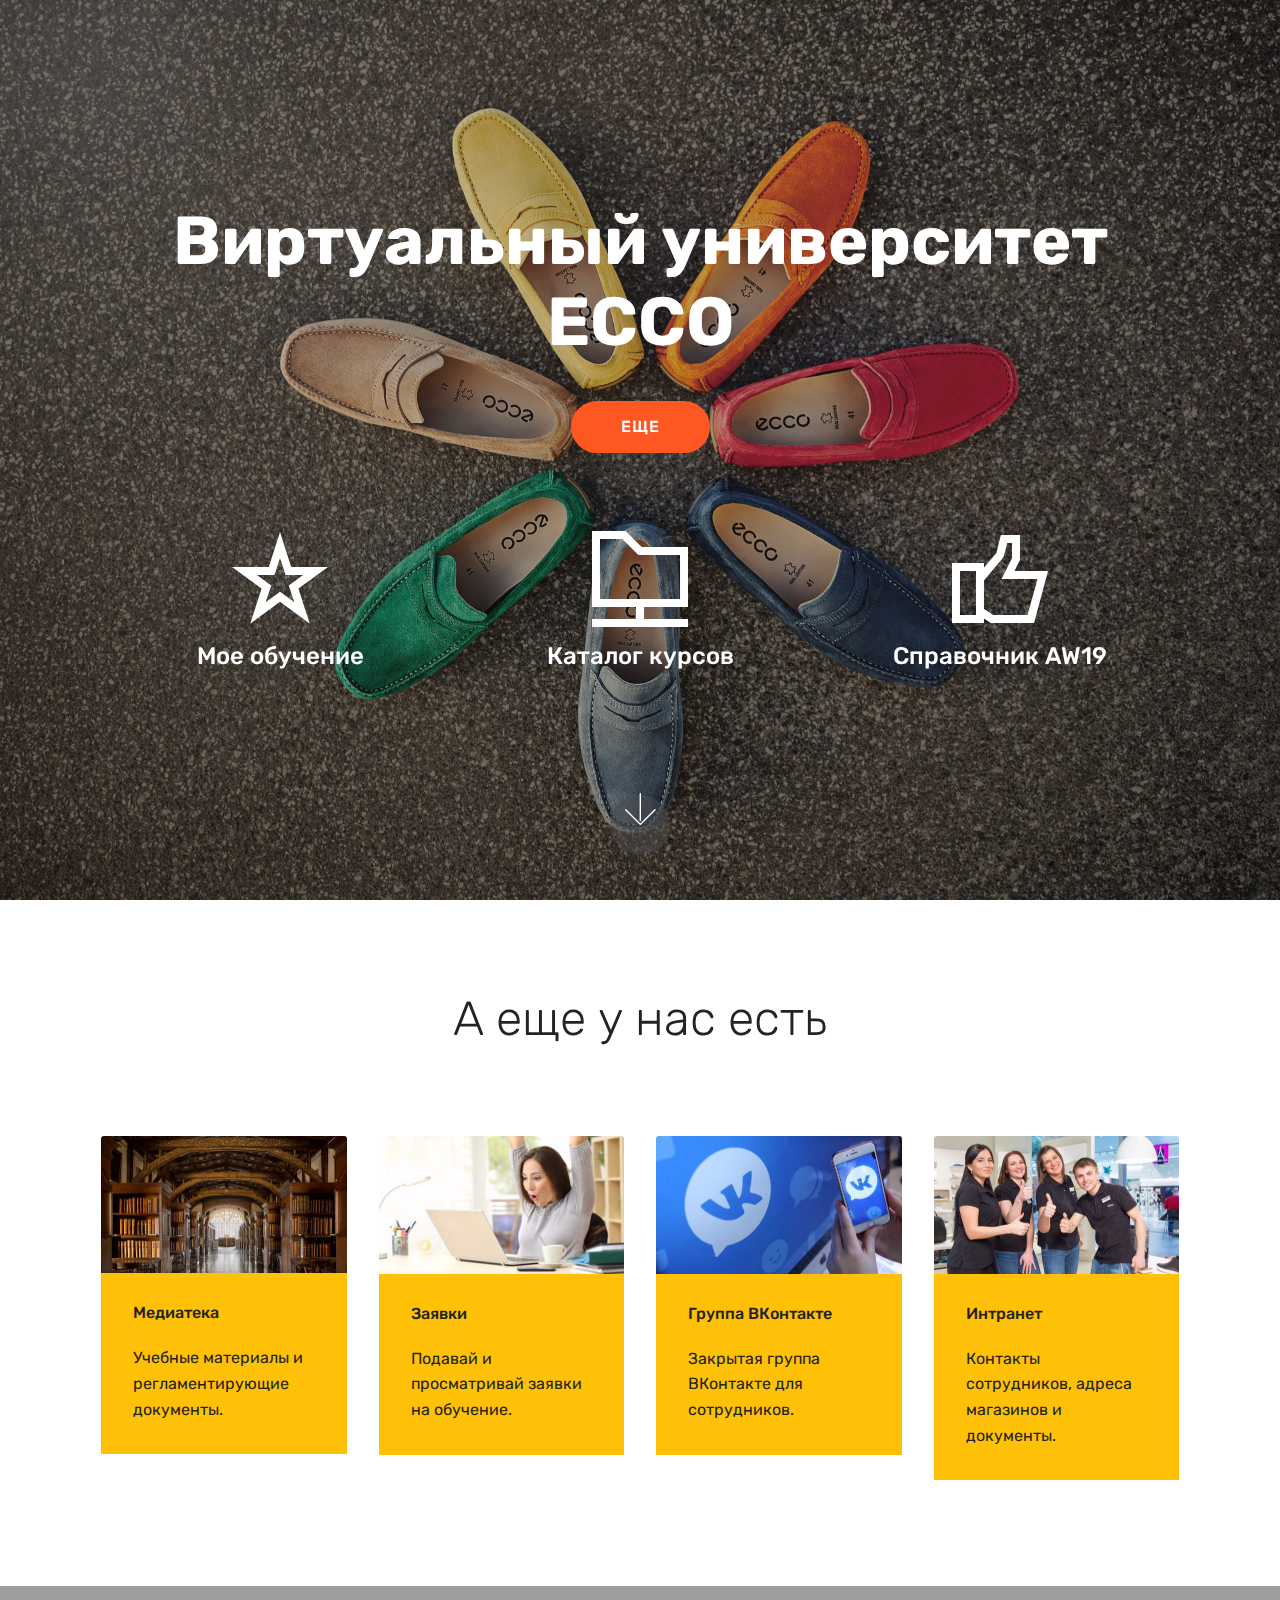
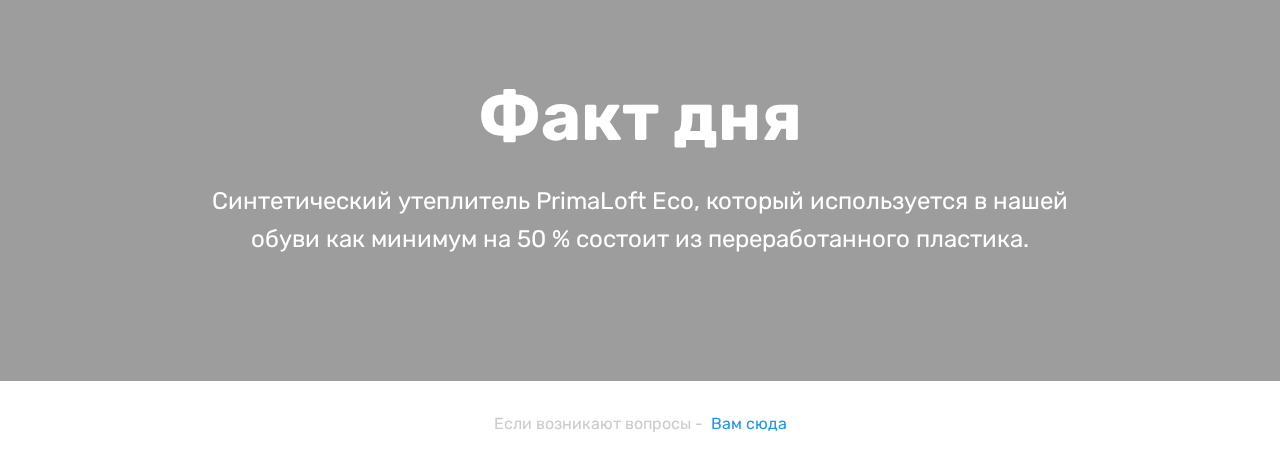
<file: index.html>
<!DOCTYPE html>
<html>
<head>
  <!-- Site made with Mobirise Website Builder v4.10.7, https://mobirise.com -->
  <meta charset="UTF-8">
  <meta http-equiv="X-UA-Compatible" content="IE=edge">
  <meta name="generator" content="Mobirise v4.10.7, mobirise.com">
  <meta name="viewport" content="width=device-width, initial-scale=1, minimum-scale=1">
  <link rel="shortcut icon" href="assets/images/logo4.png" type="image/x-icon">
  <meta name="description" content="">
  
  <title>Home</title>
  <link rel="stylesheet" href="assets/web/assets/mobirise-icons2/mobirise2.css">
  <link rel="stylesheet" href="assets/web/assets/mobirise-icons/mobirise-icons.css">
  <link rel="stylesheet" href="assets/tether/tether.min.css">
  <link rel="stylesheet" href="assets/bootstrap/css/bootstrap.min.css">
  <link rel="stylesheet" href="assets/bootstrap/css/bootstrap-grid.min.css">
  <link rel="stylesheet" href="assets/bootstrap/css/bootstrap-reboot.min.css">
  <link rel="stylesheet" href="assets/theme/css/style.css">
  <link rel="stylesheet" href="assets/mobirise/css/mbr-additional.css" type="text/css">
  
  
  
</head>
<body>
  <section class="header12 cid-rF2KSXUVbj mbr-fullscreen mbr-parallax-background" id="header12-5">

    

    <div class="mbr-overlay" style="opacity: 0.3; background-color: rgb(35, 35, 35);">
    </div>

    <div class="container  ">
            <div class="media-container">
                <div class="col-md-12 align-center">
                    <h1 class="mbr-section-title pb-3 mbr-white mbr-bold mbr-fonts-style display-1">Виртуальный университет ECCO</h1>
                    
                    <div class="mbr-section-btn align-center py-2"><a class="btn btn-md btn-secondary display-4" href="index.html#features18-3">ЕЩЕ</a></div>

                    <div class="icons-media-container mbr-white">
                        <div class="card col-12 col-md-6 col-lg-4">
                            <div class="icon-block">
                            <a href="https://eccoros.lms.mirapolis.ru/mira/#&step=15&s=G0wVFxaETwQktjFpTDcF&stype=nps&name=%D0%9C%D0%BE%D0%B8+%D0%BC%D0%B5%D1%80%D0%BE%D0%BF%D1%80%D0%B8%D1%8F%D1%82%D0%B8%D1%8F&doaction=Go&id=0&type=myMeasureList "target="_parent">
                                <span class="mbr-iconfont mobi-mbri-star mobi-mbri"></span>
                            </a>
                            </div>
                            <h5 class="mbr-fonts-style display-5">Мое обучение</h5>
                        </div>

                        <div class="card col-12 col-md-6 col-lg-4">
                            <div class="icon-block">
                                <a href="https://eccoros.lms.mirapolis.ru/mira/#&step=123&s=mNK8Bg6C9fw23qbfX5PQ&stype=nps&name=%D0%9A%D0%B0%D1%82%D0%B0%D0%BB%D0%BE%D0%B3+%D0%BC%D0%B5%D1%80%D0%BE%D0%BF%D1%80%D0%B8%D1%8F%D1%82%D0%B8%D0%B9&doaction=Go&id=0&type=StudentCoursesCat "target="_parent">
                                    <span class="mbr-iconfont mobi-mbri-to-ftp mobi-mbri"></span>
                                </a>
                            </div>
                            <h5 class="mbr-fonts-style display-5">
                                Каталог курсов</h5>
                        </div>

                        <div class="card col-12 col-md-6 col-lg-4">
                            <div class="icon-block">
                                <a href="https://ilyaecco.github.io/aw19/AW19.html" target="_blank">
                                    <span class="mbr-iconfont mobi-mbri-like mobi-mbri"></span>
                                </a>
                            </div>
                            <h5 class="mbr-fonts-style display-5">
                                Справочник AW19</h5>
                        </div>

                        
                    </div>
                </div>
            </div>
    </div>

    <div class="mbr-arrow hidden-sm-down" aria-hidden="true">
        <a href="#next">
            <i class="mbri-down mbr-iconfont"></i>
        </a>
    </div>
</section>

<section class="engine"><a href="https://mobirise.info/x">free css templates</a></section><section class="features18 popup-btn-cards cid-rESOloBYd0" id="features18-3">

    

    
    <div class="container">
        <h2 class="mbr-section-title pb-3 align-center mbr-fonts-style display-2">
            А еще у нас есть</h2>
        
        <div class="media-container-row pt-5 ">
            <div class="card p-3 col-12 col-md-6 col-lg-3">
                <div class="card-wrapper ">
                    <div class="card-img">
                        <div class="mbr-overlay"></div>
                        <div class="mbr-section-btn text-center"><a href="https://eccoros.lms.mirapolis.ru/mira/#&step=126&s=uzj7u2jRxQue0jFMwpHb&stype=nps&name=%D0%9C%D0%B5%D0%B4%D0%B8%D0%B0%D1%82%D0%B5%D0%BA%D0%B0&doaction=Go&id=0&type=mediateka1 "target="_parent" class="btn btn-primary display-4">Подробнее</a></div>
                        <a href="https://eccoros.lms.mirapolis.ru/mira/#&step=126&s=uzj7u2jRxQue0jFMwpHb&stype=nps&name=%D0%9C%D0%B5%D0%B4%D0%B8%D0%B0%D1%82%D0%B5%D0%BA%D0%B0&doaction=Go&id=0&type=mediateka1"target="_parent"><img src="assets/images/oxford-jrmi13-492x312.jpeg" alt="Mobirise" title=""></a>
                    </div>
                    <div class="card-box">
                        <h4 class="card-title mbr-fonts-style display-7">Медиатека</h4>
                        <p class="mbr-text mbr-fonts-style align-left display-7">
                            Учебные материалы и регламентирующие документы.</p>
                    </div>
                </div>
            </div>
            <div class="card p-3 col-12 col-md-6 col-lg-3">
                <div class="card-wrapper">
                    <div class="card-img">
                        <div class="mbr-overlay"></div>
                        <div class="mbr-section-btn text-center"><a href="https://eccoros.lms.mirapolis.ru/mira/#&step=7&type=myquery&id=0&doaction=Go "target="_parent" class="btn btn-primary display-4">Подробнее</a></div>
                        <a href="https://eccoros.lms.mirapolis.ru/mira/#&step=7&type=myquery&id=0&doaction=Go"target="_parent"><img src="assets/images/untitled-10-12-492x350.jpeg" alt="Mobirise" title=""></a>
                    </div>
                    <div class="card-box">
                        <h4 class="card-title mbr-fonts-style display-7">
                            Заявки</h4>
                        <p class="mbr-text mbr-fonts-style display-7">
                           Подавай и просматривай заявки на обучение.</p>
                    </div>
                </div>
            </div>

            <div class="card p-3 col-12 col-md-6 col-lg-3">
                <div class="card-wrapper">
                    <div class="card-img">
                        <div class="mbr-overlay"></div>
                        <div class="mbr-section-btn text-center"><a href="https://vk.com/eccoros" class="btn btn-primary display-4" target="_blank">Подробнее</a></div>
                        <a href="https://vk.com/eccoros" target="_blank"><img src="assets/images/kaz-7260.jpg-1-492x277.jpeg" alt="Mobirise" title=""></a>
                    </div>
                    <div class="card-box">
                        <h4 class="card-title mbr-fonts-style display-7">
                            Группа ВКонтакте</h4>
                        <p class="mbr-text mbr-fonts-style display-7">
                            Закрытая группа ВКонтакте для сотрудников.</p>
                    </div>
                </div>
            </div>

            <div class="card p-3 col-12 col-md-6 col-lg-3">
                <div class="card-wrapper">
                    <div class="card-img">
                        <div class="mbr-overlay"></div>
                        <div class="mbr-section-btn text-center"><a href="http://intranet.ecco-ros.ru/" class="btn btn-primary display-4" target="_blank">Подробнее</a></div>
                        <a href="http://intranet.ecco-ros.ru/" target="_blank"><img src="assets/images/thank-1-492x329.jpeg" alt="Mobirise" title=""></a>
                    </div>
                    <div class="card-box">
                        <h4 class="card-title mbr-fonts-style display-7">
                            Интранет</h4>
                        <p class="mbr-text mbr-fonts-style display-7">Контакты сотрудников, адреса магазинов и документы.<br></p>
                    </div>
                </div>
            </div>
        </div>
    </div>
</section>

<section class="header1 cid-rFvX9EOYAN mbr-parallax-background" id="header1-c">

    

    <div class="mbr-overlay" style="opacity: 0.4; background-color: rgb(35, 35, 35);">
    </div>

    <div class="container">
        <div class="row justify-content-md-center">
            <div class="mbr-white col-md-10">
                <h1 class="mbr-section-title align-center mbr-bold pb-3 mbr-fonts-style display-1">
                    Факт дня</h1>
                
                <p class="mbr-text align-center pb-3 mbr-fonts-style display-5">Синтетический утеплитель PrimaLoft Eco, который используется в нашей обуви как минимум на 50 % состоит из переработанного пластика.</p>
                
            </div>
        </div>
    </div>

</section>

<section once="footers" class="cid-rFvUJloZs7" id="footer6-8">

    

    

    <div class="container">
        <div class="media-container-row align-center mbr-white">
            <div class="col-12">
                <p class="mbr-text mb-0 mbr-fonts-style display-7">Если возникают вопросы - &nbsp;<a href="mailto:i.ageev@ecco-ros.ru">Вам сюда</a></p>
            </div>
        </div>
    </div>
</section>


  <script src="assets/web/assets/jquery/jquery.min.js"></script>
  <script src="assets/tether/tether.min.js"></script>
  <script src="assets/popper/popper.min.js"></script>
  <script src="assets/bootstrap/js/bootstrap.min.js"></script>
  <script src="assets/vimeoplayer/jquery.mb.vimeo_player.js"></script>
  <script src="assets/parallax/jarallax.min.js"></script>
  <script src="assets/mbr-popup-btns/mbr-popup-btns.js"></script>
  <script src="assets/smoothscroll/smooth-scroll.js"></script>
  <script src="assets/theme/js/script.js"></script>
  
  
</body>
</html>
</file>
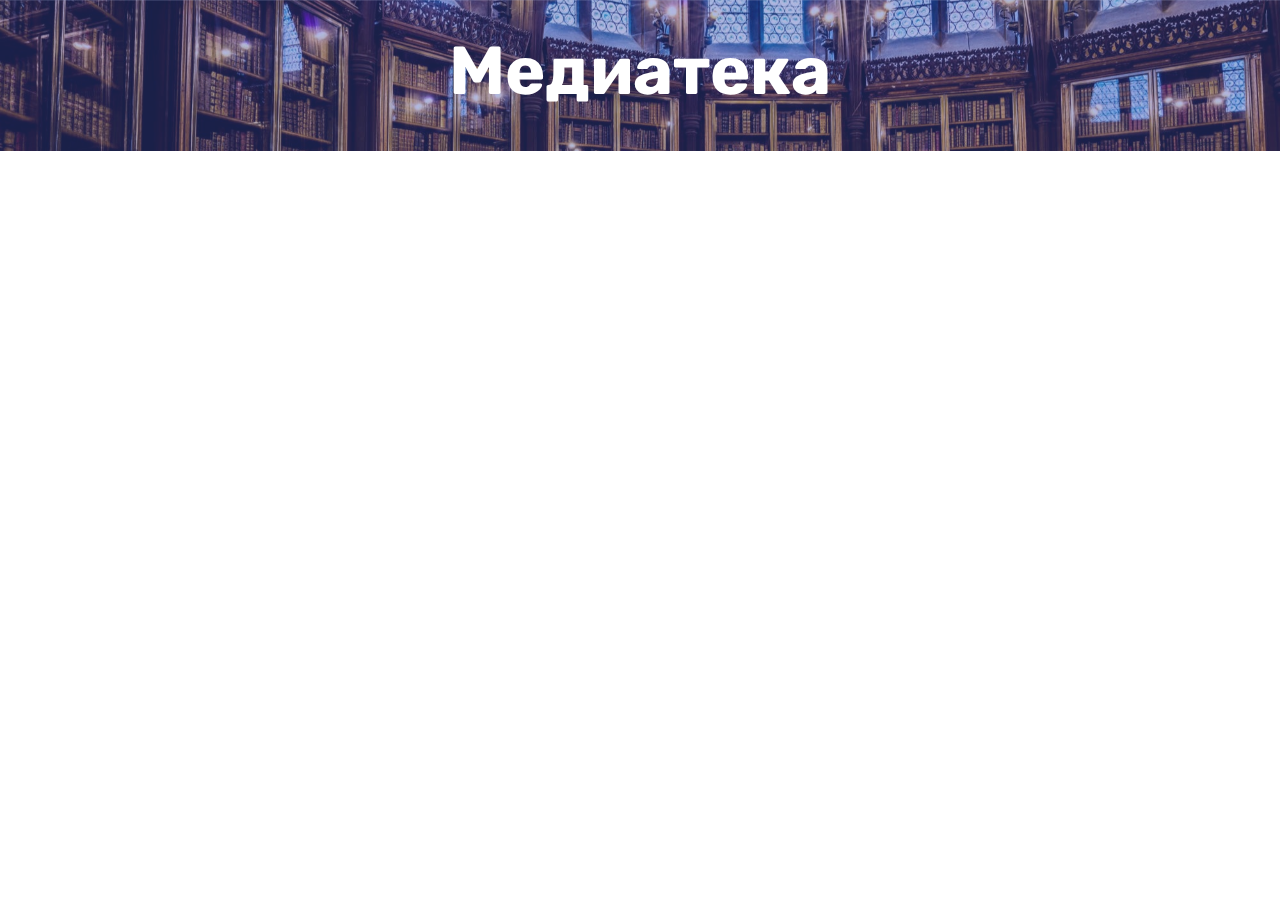
<file: page1.html>
<!DOCTYPE html>
<html>
<head>
  <!-- Site made with Mobirise Website Builder v4.10.7, https://mobirise.com -->
  <meta charset="UTF-8">
  <meta http-equiv="X-UA-Compatible" content="IE=edge">
  <meta name="generator" content="Mobirise v4.10.7, mobirise.com">
  <meta name="viewport" content="width=device-width, initial-scale=1, minimum-scale=1">
  <link rel="shortcut icon" href="assets/images/logo4.png" type="image/x-icon">
  <meta name="description" content="Website Generator Description">
  
  <title>Mediateka</title>
  <link rel="stylesheet" href="assets/web/assets/mobirise-icons/mobirise-icons.css">
  <link rel="stylesheet" href="assets/tether/tether.min.css">
  <link rel="stylesheet" href="assets/bootstrap/css/bootstrap.min.css">
  <link rel="stylesheet" href="assets/bootstrap/css/bootstrap-grid.min.css">
  <link rel="stylesheet" href="assets/bootstrap/css/bootstrap-reboot.min.css">
  <link rel="stylesheet" href="assets/theme/css/style.css">
  <link rel="stylesheet" href="assets/mobirise/css/mbr-additional.css" type="text/css">
  
  
  
</head>
<body>
  <section class="header1 cid-rFOZxdab6R mbr-parallax-background" id="header1-e">

    

    <div class="mbr-overlay" style="opacity: 0.4; background-color: rgb(63, 81, 181);">
    </div>

    <div class="container">
        <div class="row justify-content-md-center">
            <div class="mbr-white col-md-10">
                <h1 class="mbr-section-title align-center mbr-bold pb-3 mbr-fonts-style display-1">Медиатека</h1>
                
                
                
            </div>
        </div>
    </div>

</section>


  <section class="engine"><a href="https://mobirise.info/c">web builder</a></section><script src="assets/web/assets/jquery/jquery.min.js"></script>
  <script src="assets/popper/popper.min.js"></script>
  <script src="assets/tether/tether.min.js"></script>
  <script src="assets/bootstrap/js/bootstrap.min.js"></script>
  <script src="assets/smoothscroll/smooth-scroll.js"></script>
  <script src="assets/parallax/jarallax.min.js"></script>
  <script src="assets/theme/js/script.js"></script>
  
  
</body>
</html>
</file>
<file: assets/web/assets/mobirise-icons2/mobirise2.css>
@font-face {
  font-family: 'Moririse2';
  src:  url('mobirise2.eot?f2bix4');
  src:  url('mobirise2.eot?f2bix4#iefix') format('embedded-opentype'),
    url('mobirise2.ttf?f2bix4') format('truetype'),
    url('mobirise2.woff?f2bix4') format('woff'),
    url('mobirise2.svg?f2bix4#mobirise2') format('svg');
  font-weight: normal;
  font-style: normal;
}

[class^="mobi-"], [class*=" mobi-"] {
  /* use !important to prevent issues with browser extensions that change fonts */
  font-family: 'Moririse2' !important;
  speak: none;
  font-style: normal;
  font-weight: normal;
  font-variant: normal;
  text-transform: none;
  line-height: 1;

  /* Better Font Rendering =========== */
  -webkit-font-smoothing: antialiased;
  -moz-osx-font-smoothing: grayscale;
}

.mobi-mbri-add-submenu:before {
  content: "\e900";
}
.mobi-mbri-alert:before {
  content: "\e901";
}
.mobi-mbri-align-center:before {
  content: "\e902";
}
.mobi-mbri-align-justify:before {
  content: "\e903";
}
.mobi-mbri-align-left:before {
  content: "\e904";
}
.mobi-mbri-align-right:before {
  content: "\e905";
}
.mobi-mbri-android:before {
  content: "\e906";
}
.mobi-mbri-apple:before {
  content: "\e907";
}
.mobi-mbri-arrow-down:before {
  content: "\e908";
}
.mobi-mbri-arrow-next:before {
  content: "\e909";
}
.mobi-mbri-arrow-prev:before {
  content: "\e90a";
}
.mobi-mbri-arrow-up:before {
  content: "\e90b";
}
.mobi-mbri-bold:before {
  content: "\e90c";
}
.mobi-mbri-bookmark:before {
  content: "\e90d";
}
.mobi-mbri-bootstrap:before {
  content: "\e90e";
}
.mobi-mbri-briefcase:before {
  content: "\e90f";
}
.mobi-mbri-browse:before {
  content: "\e910";
}
.mobi-mbri-bulleted-list:before {
  content: "\e911";
}
.mobi-mbri-calendar:before {
  content: "\e912";
}
.mobi-mbri-camera:before {
  content: "\e913";
}
.mobi-mbri-cart-add:before {
  content: "\e914";
}
.mobi-mbri-cart-full:before {
  content: "\e915";
}
.mobi-mbri-cash:before {
  content: "\e916";
}
.mobi-mbri-change-style:before {
  content: "\e917";
}
.mobi-mbri-chat:before {
  content: "\e918";
}
.mobi-mbri-clock:before {
  content: "\e919";
}
.mobi-mbri-close:before {
  content: "\e91a";
}
.mobi-mbri-cloud:before {
  content: "\e91b";
}
.mobi-mbri-code:before {
  content: "\e91c";
}
.mobi-mbri-contact-form:before {
  content: "\e91d";
}
.mobi-mbri-credit-card:before {
  content: "\e91e";
}
.mobi-mbri-cursor-click:before {
  content: "\e91f";
}
.mobi-mbri-cust-feedback:before {
  content: "\e920";
}
.mobi-mbri-database:before {
  content: "\e921";
}
.mobi-mbri-delivery:before {
  content: "\e922";
}
.mobi-mbri-desktop:before {
  content: "\e923";
}
.mobi-mbri-devices:before {
  content: "\e924";
}
.mobi-mbri-down:before {
  content: "\e925";
}
.mobi-mbri-download-2:before {
  content: "\e926";
}
.mobi-mbri-download:before {
  content: "\e927";
}
.mobi-mbri-drag-n-drop-2:before {
  content: "\e928";
}
.mobi-mbri-drag-n-drop:before {
  content: "\e929";
}
.mobi-mbri-edit-2:before {
  content: "\e92a";
}
.mobi-mbri-edit:before {
  content: "\e92b";
}
.mobi-mbri-error:before {
  content: "\e92c";
}
.mobi-mbri-extension:before {
  content: "\e92d";
}
.mobi-mbri-features:before {
  content: "\e92e";
}
.mobi-mbri-file:before {
  content: "\e92f";
}
.mobi-mbri-flag:before {
  content: "\e930";
}
.mobi-mbri-folder:before {
  content: "\e931";
}
.mobi-mbri-gift:before {
  content: "\e932";
}
.mobi-mbri-github:before {
  content: "\e933";
}
.mobi-mbri-globe-2:before {
  content: "\e934";
}
.mobi-mbri-globe:before {
  content: "\e935";
}
.mobi-mbri-growing-chart:before {
  content: "\e936";
}
.mobi-mbri-hearth:before {
  content: "\e937";
}
.mobi-mbri-help:before {
  content: "\e938";
}
.mobi-mbri-home:before {
  content: "\e939";
}
.mobi-mbri-hot-cup:before {
  content: "\e93a";
}
.mobi-mbri-idea:before {
  content: "\e93b";
}
.mobi-mbri-image-gallery:before {
  content: "\e93c";
}
.mobi-mbri-image-slider:before {
  content: "\e93d";
}
.mobi-mbri-info:before {
  content: "\e93e";
}
.mobi-mbri-italic:before {
  content: "\e93f";
}
.mobi-mbri-key:before {
  content: "\e940";
}
.mobi-mbri-laptop:before {
  content: "\e941";
}
.mobi-mbri-layers:before {
  content: "\e942";
}
.mobi-mbri-left-right:before {
  content: "\e943";
}
.mobi-mbri-left:before {
  content: "\e944";
}
.mobi-mbri-letter:before {
  content: "\e945";
}
.mobi-mbri-like:before {
  content: "\e946";
}
.mobi-mbri-link:before {
  content: "\e947";
}
.mobi-mbri-lock:before {
  content: "\e948";
}
.mobi-mbri-login:before {
  content: "\e949";
}
.mobi-mbri-logout:before {
  content: "\e94a";
}
.mobi-mbri-magic-stick:before {
  content: "\e94b";
}
.mobi-mbri-map-pin:before {
  content: "\e94c";
}
.mobi-mbri-menu:before {
  content: "\e94d";
}
.mobi-mbri-mobile-2:before {
  content: "\e94e";
}
.mobi-mbri-mobile-horizontal:before {
  content: "\e94f";
}
.mobi-mbri-mobile:before {
  content: "\e950";
}
.mobi-mbri-mobirise:before {
  content: "\e951";
}
.mobi-mbri-more-horizontal:before {
  content: "\e952";
}
.mobi-mbri-more-vertical:before {
  content: "\e953";
}
.mobi-mbri-music:before {
  content: "\e954";
}
.mobi-mbri-new-file:before {
  content: "\e955";
}
.mobi-mbri-numbered-list:before {
  content: "\e956";
}
.mobi-mbri-opened-folder:before {
  content: "\e957";
}
.mobi-mbri-pages:before {
  content: "\e958";
}
.mobi-mbri-paper-plane:before {
  content: "\e959";
}
.mobi-mbri-paperclip:before {
  content: "\e95a";
}
.mobi-mbri-phone:before {
  content: "\e95b";
}
.mobi-mbri-photo:before {
  content: "\e95c";
}
.mobi-mbri-photos:before {
  content: "\e95d";
}
.mobi-mbri-pin:before {
  content: "\e95e";
}
.mobi-mbri-play:before {
  content: "\e95f";
}
.mobi-mbri-plus:before {
  content: "\e960";
}
.mobi-mbri-preview:before {
  content: "\e961";
}
.mobi-mbri-print:before {
  content: "\e962";
}
.mobi-mbri-protect:before {
  content: "\e963";
}
.mobi-mbri-question:before {
  content: "\e964";
}
.mobi-mbri-quote-left:before {
  content: "\e965";
}
.mobi-mbri-quote-right:before {
  content: "\e966";
}
.mobi-mbri-redo:before {
  content: "\e967";
}
.mobi-mbri-refresh:before {
  content: "\e968";
}
.mobi-mbri-responsive-2:before {
  content: "\e969";
}
.mobi-mbri-responsive:before {
  content: "\e96a";
}
.mobi-mbri-right:before {
  content: "\e96b";
}
.mobi-mbri-rocket:before {
  content: "\e96c";
}
.mobi-mbri-sad-face:before {
  content: "\e96d";
}
.mobi-mbri-sale:before {
  content: "\e96e";
}
.mobi-mbri-save:before {
  content: "\e96f";
}
.mobi-mbri-search:before {
  content: "\e970";
}
.mobi-mbri-setting-2:before {
  content: "\e971";
}
.mobi-mbri-setting-3:before {
  content: "\e972";
}
.mobi-mbri-setting:before {
  content: "\e973";
}
.mobi-mbri-share:before {
  content: "\e974";
}
.mobi-mbri-shopping-bag:before {
  content: "\e975";
}
.mobi-mbri-shopping-basket:before {
  content: "\e976";
}
.mobi-mbri-shopping-cart:before {
  content: "\e977";
}
.mobi-mbri-sites:before {
  content: "\e978";
}
.mobi-mbri-smile-face:before {
  content: "\e979";
}
.mobi-mbri-speed:before {
  content: "\e97a";
}
.mobi-mbri-star:before {
  content: "\e97b";
}
.mobi-mbri-success:before {
  content: "\e97c";
}
.mobi-mbri-sun:before {
  content: "\e97d";
}
.mobi-mbri-sun2:before {
  content: "\e97e";
}
.mobi-mbri-tablet-vertical:before {
  content: "\e97f";
}
.mobi-mbri-tablet:before {
  content: "\e980";
}
.mobi-mbri-target:before {
  content: "\e981";
}
.mobi-mbri-timer:before {
  content: "\e982";
}
.mobi-mbri-to-ftp:before {
  content: "\e983";
}
.mobi-mbri-to-local-drive:before {
  content: "\e984";
}
.mobi-mbri-touch-swipe:before {
  content: "\e985";
}
.mobi-mbri-touch:before {
  content: "\e986";
}
.mobi-mbri-trash:before {
  content: "\e987";
}
.mobi-mbri-underline:before {
  content: "\e988";
}
.mobi-mbri-undo:before {
  content: "\e989";
}
.mobi-mbri-unlink:before {
  content: "\e98a";
}
.mobi-mbri-unlock:before {
  content: "\e98b";
}
.mobi-mbri-up-down:before {
  content: "\e98c";
}
.mobi-mbri-up:before {
  content: "\e98d";
}
.mobi-mbri-update:before {
  content: "\e98e";
}
.mobi-mbri-upload-2:before {
  content: "\e98f";
}
.mobi-mbri-upload:before {
  content: "\e990";
}
.mobi-mbri-user-2:before {
  content: "\e991";
}
.mobi-mbri-user:before {
  content: "\e992";
}
.mobi-mbri-users:before {
  content: "\e993";
}
.mobi-mbri-video-play:before {
  content: "\e994";
}
.mobi-mbri-video:before {
  content: "\e995";
}
.mobi-mbri-watch:before {
  content: "\e996";
}
.mobi-mbri-website-theme-2:before {
  content: "\e997";
}
.mobi-mbri-website-theme:before {
  content: "\e998";
}
.mobi-mbri-wifi:before {
  content: "\e999";
}
.mobi-mbri-windows:before {
  content: "\e99a";
}
.mobi-mbri-zoom-in:before {
  content: "\e99b";
}
.mobi-mbri-zoom-out:before {
  content: "\e99c";
}
</file>
<file: assets/web/assets/mobirise-icons/mobirise-icons.css>
@font-face {
  font-family: 'MobiriseIcons';
  src:  url('mobirise-icons.eot?spat4u');
  src:  url('mobirise-icons.eot?spat4u#iefix') format('embedded-opentype'),
    url('mobirise-icons.ttf?spat4u') format('truetype'),
    url('mobirise-icons.woff?spat4u') format('woff'),
    url('mobirise-icons.svg?spat4u#MobiriseIcons') format('svg');
  font-weight: normal;
  font-style: normal;
}

[class^="mbri-"], [class*=" mbri-"] {
  /* use !important to prevent issues with browser extensions that change fonts */
  font-family: MobiriseIcons !important;
  speak: none;
  font-style: normal;
  font-weight: normal;
  font-variant: normal;
  text-transform: none;
  line-height: 1;

  /* Better Font Rendering =========== */
  -webkit-font-smoothing: antialiased;
  -moz-osx-font-smoothing: grayscale;
}

.mbri-add-submenu:before {
  content: "\e900";
}
.mbri-alert:before {
  content: "\e901";
}
.mbri-align-center:before {
  content: "\e902";
}
.mbri-align-justify:before {
  content: "\e903";
}
.mbri-align-left:before {
  content: "\e904";
}
.mbri-align-right:before {
  content: "\e905";
}
.mbri-android:before {
  content: "\e906";
}
.mbri-apple:before {
  content: "\e907";
}
.mbri-arrow-down:before {
  content: "\e908";
}
.mbri-arrow-next:before {
  content: "\e909";
}
.mbri-arrow-prev:before {
  content: "\e90a";
}
.mbri-arrow-up:before {
  content: "\e90b";
}
.mbri-bold:before {
  content: "\e90c";
}
.mbri-bookmark:before {
  content: "\e90d";
}
.mbri-bootstrap:before {
  content: "\e90e";
}
.mbri-briefcase:before {
  content: "\e90f";
}
.mbri-browse:before {
  content: "\e910";
}
.mbri-bulleted-list:before {
  content: "\e911";
}
.mbri-calendar:before {
  content: "\e912";
}
.mbri-camera:before {
  content: "\e913";
}
.mbri-cart-add:before {
  content: "\e914";
}
.mbri-cart-full:before {
  content: "\e915";
}
.mbri-cash:before {
  content: "\e916";
}
.mbri-change-style:before {
  content: "\e917";
}
.mbri-chat:before {
  content: "\e918";
}
.mbri-clock:before {
  content: "\e919";
}
.mbri-close:before {
  content: "\e91a";
}
.mbri-cloud:before {
  content: "\e91b";
}
.mbri-code:before {
  content: "\e91c";
}
.mbri-contact-form:before {
  content: "\e91d";
}
.mbri-credit-card:before {
  content: "\e91e";
}
.mbri-cursor-click:before {
  content: "\e91f";
}
.mbri-cust-feedback:before {
  content: "\e920";
}
.mbri-database:before {
  content: "\e921";
}
.mbri-delivery:before {
  content: "\e922";
}
.mbri-desktop:before {
  content: "\e923";
}
.mbri-devices:before {
  content: "\e924";
}
.mbri-down:before {
  content: "\e925";
}
.mbri-download:before {
  content: "\e989";
}
.mbri-drag-n-drop:before {
  content: "\e927";
}
.mbri-drag-n-drop2:before {
  content: "\e928";
}
.mbri-edit:before {
  content: "\e929";
}
.mbri-edit2:before {
  content: "\e92a";
}
.mbri-error:before {
  content: "\e92b";
}
.mbri-extension:before {
  content: "\e92c";
}
.mbri-features:before {
  content: "\e92d";
}
.mbri-file:before {
  content: "\e92e";
}
.mbri-flag:before {
  content: "\e92f";
}
.mbri-folder:before {
  content: "\e930";
}
.mbri-gift:before {
  content: "\e931";
}
.mbri-github:before {
  content: "\e932";
}
.mbri-globe:before {
  content: "\e933";
}
.mbri-globe-2:before {
  content: "\e934";
}
.mbri-growing-chart:before {
  content: "\e935";
}
.mbri-hearth:before {
  content: "\e936";
}
.mbri-help:before {
  content: "\e937";
}
.mbri-home:before {
  content: "\e938";
}
.mbri-hot-cup:before {
  content: "\e939";
}
.mbri-idea:before {
  content: "\e93a";
}
.mbri-image-gallery:before {
  content: "\e93b";
}
.mbri-image-slider:before {
  content: "\e93c";
}
.mbri-info:before {
  content: "\e93d";
}
.mbri-italic:before {
  content: "\e93e";
}
.mbri-key:before {
  content: "\e93f";
}
.mbri-laptop:before {
  content: "\e940";
}
.mbri-layers:before {
  content: "\e941";
}
.mbri-left-right:before {
  content: "\e942";
}
.mbri-left:before {
  content: "\e943";
}
.mbri-letter:before {
  content: "\e944";
}
.mbri-like:before {
  content: "\e945";
}
.mbri-link:before {
  content: "\e946";
}
.mbri-lock:before {
  content: "\e947";
}
.mbri-login:before {
  content: "\e948";
}
.mbri-logout:before {
  content: "\e949";
}
.mbri-magic-stick:before {
  content: "\e94a";
}
.mbri-map-pin:before {
  content: "\e94b";
}
.mbri-menu:before {
  content: "\e94c";
}
.mbri-mobile:before {
  content: "\e94d";
}
.mbri-mobile2:before {
  content: "\e94e";
}
.mbri-mobirise:before {
  content: "\e94f";
}
.mbri-more-horizontal:before {
  content: "\e950";
}
.mbri-more-vertical:before {
  content: "\e951";
}
.mbri-music:before {
  content: "\e952";
}
.mbri-new-file:before {
  content: "\e953";
}
.mbri-numbered-list:before {
  content: "\e954";
}
.mbri-opened-folder:before {
  content: "\e955";
}
.mbri-pages:before {
  content: "\e956";
}
.mbri-paper-plane:before {
  content: "\e957";
}
.mbri-paperclip:before {
  content: "\e958";
}
.mbri-photo:before {
  content: "\e959";
}
.mbri-photos:before {
  content: "\e95a";
}
.mbri-pin:before {
  content: "\e95b";
}
.mbri-play:before {
  content: "\e95c";
}
.mbri-plus:before {
  content: "\e95d";
}
.mbri-preview:before {
  content: "\e95e";
}
.mbri-print:before {
  content: "\e95f";
}
.mbri-protect:before {
  content: "\e960";
}
.mbri-question:before {
  content: "\e961";
}
.mbri-quote-left:before {
  content: "\e962";
}
.mbri-quote-right:before {
  content: "\e963";
}
.mbri-refresh:before {
  content: "\e964";
}
.mbri-responsive:before {
  content: "\e965";
}
.mbri-right:before {
  content: "\e966";
}
.mbri-rocket:before {
  content: "\e967";
}
.mbri-sad-face:before {
  content: "\e968";
}
.mbri-sale:before {
  content: "\e969";
}
.mbri-save:before {
  content: "\e96a";
}
.mbri-search:before {
  content: "\e96b";
}
.mbri-setting:before {
  content: "\e96c";
}
.mbri-setting2:before {
  content: "\e96d";
}
.mbri-setting3:before {
  content: "\e96e";
}
.mbri-share:before {
  content: "\e96f";
}
.mbri-shopping-bag:before {
  content: "\e970";
}
.mbri-shopping-basket:before {
  content: "\e971";
}
.mbri-shopping-cart:before {
  content: "\e972";
}
.mbri-sites:before {
  content: "\e973";
}
.mbri-smile-face:before {
  content: "\e974";
}
.mbri-speed:before {
  content: "\e975";
}
.mbri-star:before {
  content: "\e976";
}
.mbri-success:before {
  content: "\e977";
}
.mbri-sun:before {
  content: "\e978";
}
.mbri-sun2:before {
  content: "\e979";
}
.mbri-tablet:before {
  content: "\e97a";
}
.mbri-tablet-vertical:before {
  content: "\e97b";
}
.mbri-target:before {
  content: "\e97c";
}
.mbri-timer:before {
  content: "\e97d";
}
.mbri-to-ftp:before {
  content: "\e97e";
}
.mbri-to-local-drive:before {
  content: "\e97f";
}
.mbri-touch-swipe:before {
  content: "\e980";
}
.mbri-touch:before {
  content: "\e981";
}
.mbri-trash:before {
  content: "\e982";
}
.mbri-underline:before {
  content: "\e983";
}
.mbri-unlink:before {
  content: "\e984";
}
.mbri-unlock:before {
  content: "\e985";
}
.mbri-up-down:before {
  content: "\e986";
}
.mbri-up:before {
  content: "\e987";
}
.mbri-update:before {
  content: "\e988";
}
.mbri-upload:before {
 content: "\e926"; 
}
.mbri-user:before {
  content: "\e98a";
}
.mbri-user2:before {
  content: "\e98b";
}
.mbri-users:before {
  content: "\e98c";
}
.mbri-video:before {
  content: "\e98d";
}
.mbri-video-play:before {
  content: "\e98e";
}
.mbri-watch:before {
  content: "\e98f";
}
.mbri-website-theme:before {
  content: "\e990";
}
.mbri-wifi:before {
  content: "\e991";
}
.mbri-windows:before {
  content: "\e992";
}
.mbri-zoom-out:before {
  content: "\e993";
}
.mbri-redo:before {
  content: "\e994";
}
.mbri-undo:before {
  content: "\e995";
}
</file>
<file: assets/theme/css/style.css>
/*!
 * Mobirise v4 theme (https://mobirise.com/)
 * Copyright 2017 Mobirise
 */
section {
  background-color: #eeeeee;
}

section,
.container,
.container-fluid {
  position: relative;
  word-wrap: break-word;
}

a.mbr-iconfont:hover {
  text-decoration: none;
}

.article .lead p, .article .lead ul, .article .lead ol, .article .lead pre, .article .lead blockquote {
  margin-bottom: 0;
}

a {
  font-style: normal;
  font-weight: 400;
  cursor: pointer;
}

a, a:hover {
  text-decoration: none;
}

figure {
  margin-bottom: 0;
}

body {
  color: #232323;
}

h1, h2, h3, h4, h5, h6,
.h1, .h2, .h3, .h4, .h5, .h6,
.display-1, .display-2, .display-3, .display-4 {
  line-height: 1;
  word-break: break-word;
  word-wrap: break-word;
}

b, strong {
  font-weight: bold;
}

blockquote {
  padding: 10px 0 10px 20px;
  position: relative;
  border-left: 2px solid;
  border-color: #ff3366;
}

input:-webkit-autofill, input:-webkit-autofill:hover, input:-webkit-autofill:focus, input:-webkit-autofill:active {
  transition-delay: 9999s;
  transition-property: background-color, color;
}

textarea[type="hidden"] {
  display: none;
}

body {
  position: relative;
}

section {
  background-position: 50% 50%;
  background-repeat: no-repeat;
  background-size: cover;
}

section .mbr-background-video,
section .mbr-background-video-preview {
  position: absolute;
  bottom: 0;
  left: 0;
  right: 0;
  top: 0;
}

.hidden {
  visibility: hidden;
}

.mbr-z-index20 {
  z-index: 20;
}

/*! Base colors */
.mbr-white {
  color: #ffffff;
}

.mbr-black {
  color: #000000;
}

.mbr-bg-white {
  background-color: #ffffff;
}

.mbr-bg-black {
  background-color: #000000;
}

/*! Text-aligns */
.align-left {
  text-align: left;
}

.align-center {
  text-align: center;
}

.align-right {
  text-align: right;
}

@media (max-width: 767px) {
  .align-left, .align-center, .align-right, .mbr-section-btn, .mbr-section-title {
    text-align: center;
  }
}

/*! Font-weight  */
.mbr-light {
  font-weight: 300;
}

.mbr-regular {
  font-weight: 400;
}

.mbr-semibold {
  font-weight: 500;
}

.mbr-bold {
  font-weight: 700;
}

/*! Media  */
.media-size-item {
  -webkit-flex: 1 1 auto;
  -moz-flex: 1 1 auto;
  -ms-flex: 1 1 auto;
  -o-flex: 1 1 auto;
  flex: 1 1 auto;
}

.media-content {
  -webkit-flex-basis: 100%;
  flex-basis: 100%;
}

.media-container-row {
  display: -ms-flexbox;
  display: -webkit-flex;
  display: flex;
  -webkit-flex-direction: row;
  -ms-flex-direction: row;
  flex-direction: row;
  -webkit-flex-wrap: wrap;
  -ms-flex-wrap: wrap;
  flex-wrap: wrap;
  -webkit-justify-content: center;
  -ms-flex-pack: center;
  justify-content: center;
  -webkit-align-content: center;
  -ms-flex-line-pack: center;
  align-content: center;
  -webkit-align-items: start;
  -ms-flex-align: start;
  align-items: start;
}

.media-container-row .media-size-item {
  width: 400px;
}

.media-container-column {
  display: -ms-flexbox;
  display: -webkit-flex;
  display: flex;
  -webkit-flex-direction: column;
  -ms-flex-direction: column;
  flex-direction: column;
  -webkit-flex-wrap: wrap;
  -ms-flex-wrap: wrap;
  flex-wrap: wrap;
  -webkit-justify-content: center;
  -ms-flex-pack: center;
  justify-content: center;
  -webkit-align-content: center;
  -ms-flex-line-pack: center;
  align-content: center;
  -webkit-align-items: stretch;
  -ms-flex-align: stretch;
  align-items: stretch;
}

.media-container-column > * {
  width: 100%;
}

@media (min-width: 992px) {
  .media-container-row {
    -webkit-flex-wrap: nowrap;
    -ms-flex-wrap: nowrap;
    flex-wrap: nowrap;
  }
}

figure {
  overflow: hidden;
}

figure[mbr-media-size] {
  transition: width 0.1s;
}

.mbr-figure img, .mbr-figure iframe {
  display: block;
  width: 100%;
}

.card {
  background-color: transparent;
  border: none;
}

.card-box {
  width: 100%;
}

.card-img {
  text-align: center;
  flex-shrink: 0;
  -webkit-flex-shrink: 0;
}

.media {
  max-width: 100%;
  margin: 0 auto;
}

.mbr-figure {
  -ms-flex-item-align: center;
  -ms-grid-row-align: center;
  -webkit-align-self: center;
  align-self: center;
}

.media-container > div {
  max-width: 100%;
}

.mbr-figure img, .card-img img {
  width: 100%;
}

@media (max-width: 991px) {
  .media-size-item {
    width: auto !important;
  }
  .media {
    width: auto;
  }
  .mbr-figure {
    width: 100% !important;
  }
}

/*! Buttons */
.mbr-section-btn {
  margin-left: -.25rem;
  margin-right: -.25rem;
  font-size: 0;
}

nav .mbr-section-btn {
  margin-left: 0rem;
  margin-right: 0rem;
}

/*! Btn icon margin */
.btn .mbr-iconfont, .btn.btn-sm .mbr-iconfont {
  cursor: pointer;
  margin-right: 0.5rem;
}

.btn.btn-md .mbr-iconfont, .btn.btn-md .mbr-iconfont {
  margin-right: 0.8rem;
}

.mbr-regular {
  font-weight: 400;
}

.mbr-semibold {
  font-weight: 500;
}

.mbr-bold {
  font-weight: 700;
}

[type="submit"] {
  -webkit-appearance: none;
}

/*! Full-screen */
.mbr-fullscreen .mbr-overlay {
  min-height: 100vh;
}

.mbr-fullscreen {
  display: flex;
  display: -webkit-flex;
  display: -moz-flex;
  display: -ms-flex;
  display: -o-flex;
  align-items: center;
  -webkit-align-items: center;
  min-height: 100vh;
  padding-top: 3rem;
  padding-bottom: 3rem;
}

/*! Map */
.map {
  height: 25rem;
  position: relative;
}

.map iframe {
  width: 100%;
  height: 100%;
}

/* Form */
.form-asterisk {
  font-family: initial;
  position: absolute;
  top: -2px;
  font-weight: normal;
}

/*! Scroll to top arrow */
.mbr-arrow-up {
  bottom: 25px;
  right: 90px;
  position: fixed;
  text-align: right;
  z-index: 5000;
  color: #ffffff;
  font-size: 32px;
  transform: rotate(180deg);
  -webkit-transform: rotate(180deg);
}

.mbr-arrow-up a {
  background: rgba(0, 0, 0, 0.2);
  border-radius: 3px;
  color: #fff;
  display: inline-block;
  height: 60px;
  width: 60px;
  outline-style: none !important;
  position: relative;
  text-decoration: none;
  transition: all .3s ease-in-out;
  cursor: pointer;
  text-align: center;
}

.mbr-arrow-up a:hover {
  background-color: rgba(0, 0, 0, 0.4);
}

.mbr-arrow-up a i {
  line-height: 60px;
}

.mbr-arrow-up-icon {
  display: block;
  color: #fff;
}

.mbr-arrow-up-icon::before {
  content: "\203a";
  display: inline-block;
  font-family: serif;
  font-size: 32px;
  line-height: 1;
  font-style: normal;
  position: relative;
  top: 6px;
  left: -4px;
  -webkit-transform: rotate(-90deg);
  transform: rotate(-90deg);
}

/*! Arrow Down */
.mbr-arrow {
  position: absolute;
  bottom: 45px;
  left: 50%;
  width: 60px;
  height: 60px;
  cursor: pointer;
  background-color: rgba(80, 80, 80, 0.5);
  border-radius: 50%;
  -webkit-transform: translateX(-50%);
  transform: translateX(-50%);
}

.mbr-arrow > a {
  display: inline-block;
  text-decoration: none;
  outline-style: none;
  -webkit-animation: arrowdown 1.7s ease-in-out infinite;
  animation: arrowdown 1.7s ease-in-out infinite;
}

.mbr-arrow > a > i {
  position: absolute;
  top: -2px;
  left: 15px;
  font-size: 2rem;
}

@keyframes arrowdown {
  0% {
    transform: translateY(0px);
    -webkit-transform: translateY(0px);
  }
  50% {
    transform: translateY(-5px);
    -webkit-transform: translateY(-5px);
  }
  100% {
    transform: translateY(0px);
    -webkit-transform: translateY(0px);
  }
}

@-webkit-keyframes arrowdown {
  0% {
    transform: translateY(0px);
    -webkit-transform: translateY(0px);
  }
  50% {
    transform: translateY(-5px);
    -webkit-transform: translateY(-5px);
  }
  100% {
    transform: translateY(0px);
    -webkit-transform: translateY(0px);
  }
}

@media (max-width: 500px) {
  .mbr-arrow-up {
    left: 50%;
    right: auto;
    transform: translateX(-50%) rotate(180deg);
    -webkit-transform: translateX(-50%) rotate(180deg);
  }
}

/*Gradients animation*/
@keyframes gradient-animation {
  from {
    background-position: 0% 100%;
    animation-timing-function: ease-in-out;
  }
  to {
    background-position: 100% 0%;
    animation-timing-function: ease-in-out;
  }
}

@-webkit-keyframes gradient-animation {
  from {
    background-position: 0% 100%;
    animation-timing-function: ease-in-out;
  }
  to {
    background-position: 100% 0%;
    animation-timing-function: ease-in-out;
  }
}

.bg-gradient {
  background-size: 200% 200%;
  animation: gradient-animation 5s infinite alternate;
  -webkit-animation: gradient-animation 5s infinite alternate;
}

.menu .navbar-brand {
  display: -webkit-flex;
}

.menu .navbar-brand span {
  display: flex;
  display: -webkit-flex;
}

.menu .navbar-brand .navbar-caption-wrap {
  display: -webkit-flex;
}

.menu .navbar-brand .navbar-logo img {
  display: -webkit-flex;
}

@media (min-width: 768px) and (max-width: 1023px) {
  .menu .navbar-toggleable-sm .navbar-nav {
    display: -webkit-box;
    display: -webkit-flex;
    display: -ms-flexbox;
  }
}

@media (max-width: 1023px) {
  .menu .navbar-collapse {
    max-height: 93.5vh;
  }
  .menu .navbar-collapse.show {
    overflow: auto;
  }
}

@media (min-width: 1024px) {
  .menu .navbar-nav.nav-dropdown {
    display: -webkit-flex;
  }
  .menu .navbar-toggleable-sm .navbar-collapse {
    display: -webkit-flex !important;
  }
  .menu .collapsed .navbar-collapse {
    max-height: 93.5vh;
  }
  .menu .collapsed .navbar-collapse.show {
    overflow: auto;
  }
}

@media (max-width: 767px) {
  .menu .navbar-collapse {
    max-height: 80vh;
  }
}

.navbar {
  display: -webkit-flex;
  -webkit-flex-wrap: wrap;
  -webkit-align-items: center;
  -webkit-justify-content: space-between;
}

.navbar-collapse {
  -webkit-flex-basis: 100%;
  -webkit-flex-grow: 1;
  -webkit-align-items: center;
}

.nav-dropdown .link {
  padding: .667em 1.667em !important;
  margin: 0 !important;
}

.nav {
  display: -webkit-flex;
  -webkit-flex-wrap: wrap;
}

.row {
  display: -webkit-flex;
  -webkit-flex-wrap: wrap;
}

.justify-content-center {
  -webkit-justify-content: center;
}

.form-inline {
  display: -webkit-flex;
  -webkit-flex-flow: row wrap;
  -webkit-align-items: center;
}

.card-wrapper {
  -webkit-flex: 1;
}

.carousel-control {
  z-index: 10;
  display: -webkit-flex;
  -webkit-align-items: center;
  -webkit-justify-content: center;
}

.carousel-controls {
  display: -webkit-flex;
}

.media {
  display: -webkit-flex;
}

.form-group:focus {
  outline: none;
}

.jq-selectbox__select {
  padding: 1.07em .5em;
  position: absolute;
  top: 0;
  left: 0;
  width: 100%;
}

.jq-selectbox__dropdown {
  position: absolute;
  top: 100% !important;
  left: 0 !important;
  width: 100% !important;
}

.jq-selectbox__trigger-arrow {
  transform: translateY(-50%);
}

.jq-selectbox li {
  padding: 1.07em .5em;
}

input[type="range"] {
  padding-left: 0 !important;
  padding-right: 0 !important;
}

.modal-dialog, .modal-content {
  height: 100%;
}

.modal-dialog .carousel-inner {
  height: 100%;
  height: -webkit-fill-available;
  height: fill-available;
}

.carousel-item {
  text-align: center;
}

.carousel-item img {
  margin: auto;
}
.engine {
	position: absolute;
	text-indent: -2400px;
	text-align: center;
	padding: 0;
	top: 0;
	left: -2400px;
}
</file>
<file: assets/mobirise/css/mbr-additional.css>
@import url(https://fonts.googleapis.com/css?family=Rubik:300,300i,400,400i,500,500i,700,700i,900,900i);





body {
  font-style: normal;
  line-height: 1.5;
}
.mbr-section-title {
  font-style: normal;
  line-height: 1.2;
}
.mbr-section-subtitle {
  line-height: 1.3;
}
.mbr-text {
  font-style: normal;
  line-height: 1.6;
}
.display-1 {
  font-family: 'Rubik', sans-serif;
  font-size: 4.25rem;
}
.display-1 > .mbr-iconfont {
  font-size: 6.8rem;
}
.display-2 {
  font-family: 'Rubik', sans-serif;
  font-size: 3rem;
}
.display-2 > .mbr-iconfont {
  font-size: 4.8rem;
}
.display-4 {
  font-family: 'Rubik', sans-serif;
  font-size: 1rem;
}
.display-4 > .mbr-iconfont {
  font-size: 1.6rem;
}
.display-5 {
  font-family: 'Rubik', sans-serif;
  font-size: 1.5rem;
}
.display-5 > .mbr-iconfont {
  font-size: 2.4rem;
}
.display-7 {
  font-family: 'Rubik', sans-serif;
  font-size: 1rem;
}
.display-7 > .mbr-iconfont {
  font-size: 1.6rem;
}
/* ---- Fluid typography for mobile devices ---- */
/* 1.4 - font scale ratio ( bootstrap == 1.42857 ) */
/* 100vw - current viewport width */
/* (48 - 20)  48 == 48rem == 768px, 20 == 20rem == 320px(minimal supported viewport) */
/* 0.65 - min scale variable, may vary */
@media (max-width: 768px) {
  .display-1 {
    font-size: 3.4rem;
    font-size: calc( 2.1374999999999997rem + (4.25 - 2.1374999999999997) * ((100vw - 20rem) / (48 - 20)));
    line-height: calc( 1.4 * (2.1374999999999997rem + (4.25 - 2.1374999999999997) * ((100vw - 20rem) / (48 - 20))));
  }
  .display-2 {
    font-size: 2.4rem;
    font-size: calc( 1.7rem + (3 - 1.7) * ((100vw - 20rem) / (48 - 20)));
    line-height: calc( 1.4 * (1.7rem + (3 - 1.7) * ((100vw - 20rem) / (48 - 20))));
  }
  .display-4 {
    font-size: 0.8rem;
    font-size: calc( 1rem + (1 - 1) * ((100vw - 20rem) / (48 - 20)));
    line-height: calc( 1.4 * (1rem + (1 - 1) * ((100vw - 20rem) / (48 - 20))));
  }
  .display-5 {
    font-size: 1.2rem;
    font-size: calc( 1.175rem + (1.5 - 1.175) * ((100vw - 20rem) / (48 - 20)));
    line-height: calc( 1.4 * (1.175rem + (1.5 - 1.175) * ((100vw - 20rem) / (48 - 20))));
  }
}
/* Buttons */
.btn {
  font-weight: 500;
  border-width: 2px;
  font-style: normal;
  letter-spacing: 1px;
  margin: .4rem .8rem;
  white-space: normal;
  -webkit-transition: all 0.3s ease-in-out;
  -moz-transition: all 0.3s ease-in-out;
  transition: all 0.3s ease-in-out;
  display: inline-flex;
  align-items: center;
  justify-content: center;
  word-break: break-word;
  -webkit-align-items: center;
  -webkit-justify-content: center;
  display: -webkit-inline-flex;
  padding: 1rem 3rem;
  border-radius: 3px;
}
.btn-sm {
  font-weight: 500;
  letter-spacing: 1px;
  -webkit-transition: all 0.3s ease-in-out;
  -moz-transition: all 0.3s ease-in-out;
  transition: all 0.3s ease-in-out;
  padding: 0.6rem 1.5rem;
  border-radius: 3px;
}
.btn-md {
  font-weight: 500;
  letter-spacing: 1px;
  margin: .4rem .8rem !important;
  -webkit-transition: all 0.3s ease-in-out;
  -moz-transition: all 0.3s ease-in-out;
  transition: all 0.3s ease-in-out;
  padding: 1rem 3rem;
  border-radius: 3px;
}
.btn-lg {
  font-weight: 500;
  letter-spacing: 1px;
  margin: .4rem .8rem !important;
  -webkit-transition: all 0.3s ease-in-out;
  -moz-transition: all 0.3s ease-in-out;
  transition: all 0.3s ease-in-out;
  padding: 1.2rem 3.2rem;
  border-radius: 3px;
}
.bg-primary {
  background-color: #2196f3 !important;
}
.bg-success {
  background-color: #f7ed4a !important;
}
.bg-info {
  background-color: #82786e !important;
}
.bg-warning {
  background-color: #879a9f !important;
}
.bg-danger {
  background-color: #b1a374 !important;
}
.btn-primary,
.btn-primary:active {
  background-color: #2196f3 !important;
  border-color: #2196f3 !important;
  color: #ffffff !important;
}
.btn-primary:hover,
.btn-primary:focus,
.btn-primary.focus,
.btn-primary.active {
  color: #ffffff !important;
  background-color: #0a6ebd !important;
  border-color: #0a6ebd !important;
}
.btn-primary.disabled,
.btn-primary:disabled {
  color: #ffffff !important;
  background-color: #0a6ebd !important;
  border-color: #0a6ebd !important;
}
.btn-secondary,
.btn-secondary:active {
  background-color: #ff5722 !important;
  border-color: #ff5722 !important;
  color: #ffffff !important;
}
.btn-secondary:hover,
.btn-secondary:focus,
.btn-secondary.focus,
.btn-secondary.active {
  color: #ffffff !important;
  background-color: #d43300 !important;
  border-color: #d43300 !important;
}
.btn-secondary.disabled,
.btn-secondary:disabled {
  color: #ffffff !important;
  background-color: #d43300 !important;
  border-color: #d43300 !important;
}
.btn-info,
.btn-info:active {
  background-color: #82786e !important;
  border-color: #82786e !important;
  color: #ffffff !important;
}
.btn-info:hover,
.btn-info:focus,
.btn-info.focus,
.btn-info.active {
  color: #ffffff !important;
  background-color: #59524b !important;
  border-color: #59524b !important;
}
.btn-info.disabled,
.btn-info:disabled {
  color: #ffffff !important;
  background-color: #59524b !important;
  border-color: #59524b !important;
}
.btn-success,
.btn-success:active {
  background-color: #f7ed4a !important;
  border-color: #f7ed4a !important;
  color: #3f3c03 !important;
}
.btn-success:hover,
.btn-success:focus,
.btn-success.focus,
.btn-success.active {
  color: #3f3c03 !important;
  background-color: #eadd0a !important;
  border-color: #eadd0a !important;
}
.btn-success.disabled,
.btn-success:disabled {
  color: #3f3c03 !important;
  background-color: #eadd0a !important;
  border-color: #eadd0a !important;
}
.btn-warning,
.btn-warning:active {
  background-color: #879a9f !important;
  border-color: #879a9f !important;
  color: #ffffff !important;
}
.btn-warning:hover,
.btn-warning:focus,
.btn-warning.focus,
.btn-warning.active {
  color: #ffffff !important;
  background-color: #617479 !important;
  border-color: #617479 !important;
}
.btn-warning.disabled,
.btn-warning:disabled {
  color: #ffffff !important;
  background-color: #617479 !important;
  border-color: #617479 !important;
}
.btn-danger,
.btn-danger:active {
  background-color: #b1a374 !important;
  border-color: #b1a374 !important;
  color: #ffffff !important;
}
.btn-danger:hover,
.btn-danger:focus,
.btn-danger.focus,
.btn-danger.active {
  color: #ffffff !important;
  background-color: #8b7d4e !important;
  border-color: #8b7d4e !important;
}
.btn-danger.disabled,
.btn-danger:disabled {
  color: #ffffff !important;
  background-color: #8b7d4e !important;
  border-color: #8b7d4e !important;
}
.btn-white {
  color: #333333 !important;
}
.btn-white,
.btn-white:active {
  background-color: #ffffff !important;
  border-color: #ffffff !important;
  color: #808080 !important;
}
.btn-white:hover,
.btn-white:focus,
.btn-white.focus,
.btn-white.active {
  color: #808080 !important;
  background-color: #d9d9d9 !important;
  border-color: #d9d9d9 !important;
}
.btn-white.disabled,
.btn-white:disabled {
  color: #808080 !important;
  background-color: #d9d9d9 !important;
  border-color: #d9d9d9 !important;
}
.btn-black,
.btn-black:active {
  background-color: #333333 !important;
  border-color: #333333 !important;
  color: #ffffff !important;
}
.btn-black:hover,
.btn-black:focus,
.btn-black.focus,
.btn-black.active {
  color: #ffffff !important;
  background-color: #0d0d0d !important;
  border-color: #0d0d0d !important;
}
.btn-black.disabled,
.btn-black:disabled {
  color: #ffffff !important;
  background-color: #0d0d0d !important;
  border-color: #0d0d0d !important;
}
.btn-primary-outline,
.btn-primary-outline:active {
  background: none;
  border-color: #0960a5;
  color: #0960a5;
}
.btn-primary-outline:hover,
.btn-primary-outline:focus,
.btn-primary-outline.focus,
.btn-primary-outline.active {
  color: #ffffff;
  background-color: #2196f3;
  border-color: #2196f3;
}
.btn-primary-outline.disabled,
.btn-primary-outline:disabled {
  color: #ffffff !important;
  background-color: #2196f3 !important;
  border-color: #2196f3 !important;
}
.btn-secondary-outline,
.btn-secondary-outline:active {
  background: none;
  border-color: #bb2d00;
  color: #bb2d00;
}
.btn-secondary-outline:hover,
.btn-secondary-outline:focus,
.btn-secondary-outline.focus,
.btn-secondary-outline.active {
  color: #ffffff;
  background-color: #ff5722;
  border-color: #ff5722;
}
.btn-secondary-outline.disabled,
.btn-secondary-outline:disabled {
  color: #ffffff !important;
  background-color: #ff5722 !important;
  border-color: #ff5722 !important;
}
.btn-info-outline,
.btn-info-outline:active {
  background: none;
  border-color: #4b453f;
  color: #4b453f;
}
.btn-info-outline:hover,
.btn-info-outline:focus,
.btn-info-outline.focus,
.btn-info-outline.active {
  color: #ffffff;
  background-color: #82786e;
  border-color: #82786e;
}
.btn-info-outline.disabled,
.btn-info-outline:disabled {
  color: #ffffff !important;
  background-color: #82786e !important;
  border-color: #82786e !important;
}
.btn-success-outline,
.btn-success-outline:active {
  background: none;
  border-color: #d2c609;
  color: #d2c609;
}
.btn-success-outline:hover,
.btn-success-outline:focus,
.btn-success-outline.focus,
.btn-success-outline.active {
  color: #3f3c03;
  background-color: #f7ed4a;
  border-color: #f7ed4a;
}
.btn-success-outline.disabled,
.btn-success-outline:disabled {
  color: #3f3c03 !important;
  background-color: #f7ed4a !important;
  border-color: #f7ed4a !important;
}
.btn-warning-outline,
.btn-warning-outline:active {
  background: none;
  border-color: #55666b;
  color: #55666b;
}
.btn-warning-outline:hover,
.btn-warning-outline:focus,
.btn-warning-outline.focus,
.btn-warning-outline.active {
  color: #ffffff;
  background-color: #879a9f;
  border-color: #879a9f;
}
.btn-warning-outline.disabled,
.btn-warning-outline:disabled {
  color: #ffffff !important;
  background-color: #879a9f !important;
  border-color: #879a9f !important;
}
.btn-danger-outline,
.btn-danger-outline:active {
  background: none;
  border-color: #7a6e45;
  color: #7a6e45;
}
.btn-danger-outline:hover,
.btn-danger-outline:focus,
.btn-danger-outline.focus,
.btn-danger-outline.active {
  color: #ffffff;
  background-color: #b1a374;
  border-color: #b1a374;
}
.btn-danger-outline.disabled,
.btn-danger-outline:disabled {
  color: #ffffff !important;
  background-color: #b1a374 !important;
  border-color: #b1a374 !important;
}
.btn-black-outline,
.btn-black-outline:active {
  background: none;
  border-color: #000000;
  color: #000000;
}
.btn-black-outline:hover,
.btn-black-outline:focus,
.btn-black-outline.focus,
.btn-black-outline.active {
  color: #ffffff;
  background-color: #333333;
  border-color: #333333;
}
.btn-black-outline.disabled,
.btn-black-outline:disabled {
  color: #ffffff !important;
  background-color: #333333 !important;
  border-color: #333333 !important;
}
.btn-white-outline,
.btn-white-outline:active,
.btn-white-outline.active {
  background: none;
  border-color: #ffffff;
  color: #ffffff;
}
.btn-white-outline:hover,
.btn-white-outline:focus,
.btn-white-outline.focus {
  color: #333333;
  background-color: #ffffff;
  border-color: #ffffff;
}
.text-primary {
  color: #2196f3 !important;
}
.text-secondary {
  color: #ff5722 !important;
}
.text-success {
  color: #f7ed4a !important;
}
.text-info {
  color: #82786e !important;
}
.text-warning {
  color: #879a9f !important;
}
.text-danger {
  color: #b1a374 !important;
}
.text-white {
  color: #ffffff !important;
}
.text-black {
  color: #000000 !important;
}
a.text-primary:hover,
a.text-primary:focus {
  color: #0960a5 !important;
}
a.text-secondary:hover,
a.text-secondary:focus {
  color: #bb2d00 !important;
}
a.text-success:hover,
a.text-success:focus {
  color: #d2c609 !important;
}
a.text-info:hover,
a.text-info:focus {
  color: #4b453f !important;
}
a.text-warning:hover,
a.text-warning:focus {
  color: #55666b !important;
}
a.text-danger:hover,
a.text-danger:focus {
  color: #7a6e45 !important;
}
a.text-white:hover,
a.text-white:focus {
  color: #b3b3b3 !important;
}
a.text-black:hover,
a.text-black:focus {
  color: #4d4d4d !important;
}
.alert-success {
  background-color: #70c770;
}
.alert-info {
  background-color: #82786e;
}
.alert-warning {
  background-color: #879a9f;
}
.alert-danger {
  background-color: #b1a374;
}
.mbr-section-btn a.btn:not(.btn-form) {
  border-radius: 100px;
}
.mbr-section-btn a.btn:not(.btn-form):hover,
.mbr-section-btn a.btn:not(.btn-form):focus {
  box-shadow: none !important;
}
.mbr-section-btn a.btn:not(.btn-form):hover,
.mbr-section-btn a.btn:not(.btn-form):focus {
  box-shadow: 0 10px 40px 0 rgba(0, 0, 0, 0.2) !important;
  -webkit-box-shadow: 0 10px 40px 0 rgba(0, 0, 0, 0.2) !important;
}
.mbr-gallery-filter li a {
  border-radius: 100px !important;
}
.mbr-gallery-filter li.active .btn {
  background-color: #2196f3;
  border-color: #2196f3;
  color: #ffffff;
}
.mbr-gallery-filter li.active .btn:focus {
  box-shadow: none;
}
.nav-tabs .nav-link {
  border-radius: 100px !important;
}
.btn-form {
  border-radius: 0;
}
.btn-form:hover {
  cursor: pointer;
}
a,
a:hover {
  color: #2196f3;
}
.mbr-plan-header.bg-primary .mbr-plan-subtitle,
.mbr-plan-header.bg-primary .mbr-plan-price-desc {
  color: #e3f2fd;
}
.mbr-plan-header.bg-success .mbr-plan-subtitle,
.mbr-plan-header.bg-success .mbr-plan-price-desc {
  color: #ffffff;
}
.mbr-plan-header.bg-info .mbr-plan-subtitle,
.mbr-plan-header.bg-info .mbr-plan-price-desc {
  color: #beb8b2;
}
.mbr-plan-header.bg-warning .mbr-plan-subtitle,
.mbr-plan-header.bg-warning .mbr-plan-price-desc {
  color: #ced6d8;
}
.mbr-plan-header.bg-danger .mbr-plan-subtitle,
.mbr-plan-header.bg-danger .mbr-plan-price-desc {
  color: #dfd9c6;
}
/* Scroll to top button*/
.scrollToTop_wraper {
  display: none;
}
#scrollToTop a i:before {
  content: '';
  position: absolute;
  height: 40%;
  top: 25%;
  background: #fff;
  width: 2px;
  left: calc(50% - 1px);
}
#scrollToTop a i:after {
  content: '';
  position: absolute;
  display: block;
  border-top: 2px solid #fff;
  border-right: 2px solid #fff;
  width: 40%;
  height: 40%;
  left: 30%;
  bottom: 30%;
  transform: rotate(135deg);
  -webkit-transform: rotate(135deg);
}
/* Others*/
.note-check a[data-value=Rubik] {
  font-style: normal;
}
.mbr-arrow a {
  color: #ffffff;
}
@media (max-width: 767px) {
  .mbr-arrow {
    display: none;
  }
}
.form-control-label {
  position: relative;
  cursor: pointer;
  margin-bottom: .357em;
  padding: 0;
}
.alert {
  color: #ffffff;
  border-radius: 0;
  border: 0;
  font-size: .875rem;
  line-height: 1.5;
  margin-bottom: 1.875rem;
  padding: 1.25rem;
  position: relative;
}
.alert.alert-form::after {
  background-color: inherit;
  bottom: -7px;
  content: "";
  display: block;
  height: 14px;
  left: 50%;
  margin-left: -7px;
  position: absolute;
  transform: rotate(45deg);
  width: 14px;
  -webkit-transform: rotate(45deg);
}
.form-control {
  background-color: #f5f5f5;
  box-shadow: none;
  color: #565656;
  font-family: 'Rubik', sans-serif;
  font-size: 1rem;
  line-height: 1.43;
  min-height: 3.5em;
  padding: 1.07em .5em;
}
.form-control > .mbr-iconfont {
  font-size: 1.6rem;
}
.form-control,
.form-control:focus {
  border: 1px solid #e8e8e8;
}
.form-active .form-control:invalid {
  border-color: red;
}
.mbr-overlay {
  background-color: #000;
  bottom: 0;
  left: 0;
  opacity: .5;
  position: absolute;
  right: 0;
  top: 0;
  z-index: 0;
  pointer-events: none;
}
blockquote {
  font-style: italic;
  padding: 10px 0 10px 20px;
  font-size: 1.09rem;
  position: relative;
  border-color: #2196f3;
  border-width: 3px;
}
ul,
ol,
pre,
blockquote {
  margin-bottom: 2.3125rem;
}
pre {
  background: #f4f4f4;
  padding: 10px 24px;
  white-space: pre-wrap;
}
.inactive {
  -webkit-user-select: none;
  -moz-user-select: none;
  -ms-user-select: none;
  user-select: none;
  pointer-events: none;
  -webkit-user-drag: none;
  user-drag: none;
}
.mbr-section__comments .row {
  justify-content: center;
  -webkit-justify-content: center;
}
/* Forms */
.mbr-form .btn {
  margin: .4rem 0;
}
.mbr-form .input-group-btn a.btn {
  border-radius: 100px !important;
}
.mbr-form .input-group-btn a.btn:hover {
  box-shadow: 0 10px 40px 0 rgba(0, 0, 0, 0.2);
}
.mbr-form .input-group-btn button[type="submit"] {
  border-radius: 100px !important;
  padding: 1rem 3rem;
}
.mbr-form .input-group-btn button[type="submit"]:hover {
  box-shadow: 0 10px 40px 0 rgba(0, 0, 0, 0.2);
}
.form2 .form-control {
  border-top-left-radius: 100px;
  border-bottom-left-radius: 100px;
}
.form2 .input-group-btn a.btn {
  border-top-left-radius: 0 !important;
  border-bottom-left-radius: 0 !important;
}
.form2 .input-group-btn button[type="submit"] {
  border-top-left-radius: 0 !important;
  border-bottom-left-radius: 0 !important;
}
.form3 input[type="email"] {
  border-radius: 100px !important;
}
@media (max-width: 349px) {
  .form2 input[type="email"] {
    border-radius: 100px !important;
  }
  .form2 .input-group-btn a.btn {
    border-radius: 100px !important;
  }
  .form2 .input-group-btn button[type="submit"] {
    border-radius: 100px !important;
  }
}
@media (max-width: 767px) {
  .btn {
    font-size: .75rem !important;
  }
  .btn .mbr-iconfont {
    font-size: 1rem !important;
  }
}
/* Social block */
.btn-social {
  font-size: 20px;
  border-radius: 50%;
  padding: 0;
  width: 44px;
  height: 44px;
  line-height: 44px;
  text-align: center;
  position: relative;
  border: 2px solid #c0a375;
  border-color: #2196f3;
  color: #232323;
  cursor: pointer;
}
.btn-social i {
  top: 0;
  line-height: 44px;
  width: 44px;
}
.btn-social:hover {
  color: #fff;
  background: #2196f3;
}
.btn-social + .btn {
  margin-left: .1rem;
}
/* Footer */
.mbr-footer-content li::before,
.mbr-footer .mbr-contacts li::before {
  background: #2196f3;
}
.mbr-footer-content li a:hover,
.mbr-footer .mbr-contacts li a:hover {
  color: #2196f3;
}
.footer3 input[type="email"],
.footer4 input[type="email"] {
  border-radius: 100px !important;
}
.footer3 .input-group-btn a.btn,
.footer4 .input-group-btn a.btn {
  border-radius: 100px !important;
}
.footer3 .input-group-btn button[type="submit"],
.footer4 .input-group-btn button[type="submit"] {
  border-radius: 100px !important;
}
/* Headers*/
.header13 .form-inline input[type="email"],
.header14 .form-inline input[type="email"] {
  border-radius: 100px;
}
.header13 .form-inline input[type="text"],
.header14 .form-inline input[type="text"] {
  border-radius: 100px;
}
.header13 .form-inline input[type="tel"],
.header14 .form-inline input[type="tel"] {
  border-radius: 100px;
}
.header13 .form-inline a.btn,
.header14 .form-inline a.btn {
  border-radius: 100px;
}
.header13 .form-inline button,
.header14 .form-inline button {
  border-radius: 100px !important;
}
.offset-1 {
  margin-left: 8.33333%;
}
.offset-2 {
  margin-left: 16.66667%;
}
.offset-3 {
  margin-left: 25%;
}
.offset-4 {
  margin-left: 33.33333%;
}
.offset-5 {
  margin-left: 41.66667%;
}
.offset-6 {
  margin-left: 50%;
}
.offset-7 {
  margin-left: 58.33333%;
}
.offset-8 {
  margin-left: 66.66667%;
}
.offset-9 {
  margin-left: 75%;
}
.offset-10 {
  margin-left: 83.33333%;
}
.offset-11 {
  margin-left: 91.66667%;
}
@media (min-width: 576px) {
  .offset-sm-0 {
    margin-left: 0%;
  }
  .offset-sm-1 {
    margin-left: 8.33333%;
  }
  .offset-sm-2 {
    margin-left: 16.66667%;
  }
  .offset-sm-3 {
    margin-left: 25%;
  }
  .offset-sm-4 {
    margin-left: 33.33333%;
  }
  .offset-sm-5 {
    margin-left: 41.66667%;
  }
  .offset-sm-6 {
    margin-left: 50%;
  }
  .offset-sm-7 {
    margin-left: 58.33333%;
  }
  .offset-sm-8 {
    margin-left: 66.66667%;
  }
  .offset-sm-9 {
    margin-left: 75%;
  }
  .offset-sm-10 {
    margin-left: 83.33333%;
  }
  .offset-sm-11 {
    margin-left: 91.66667%;
  }
}
@media (min-width: 768px) {
  .offset-md-0 {
    margin-left: 0%;
  }
  .offset-md-1 {
    margin-left: 8.33333%;
  }
  .offset-md-2 {
    margin-left: 16.66667%;
  }
  .offset-md-3 {
    margin-left: 25%;
  }
  .offset-md-4 {
    margin-left: 33.33333%;
  }
  .offset-md-5 {
    margin-left: 41.66667%;
  }
  .offset-md-6 {
    margin-left: 50%;
  }
  .offset-md-7 {
    margin-left: 58.33333%;
  }
  .offset-md-8 {
    margin-left: 66.66667%;
  }
  .offset-md-9 {
    margin-left: 75%;
  }
  .offset-md-10 {
    margin-left: 83.33333%;
  }
  .offset-md-11 {
    margin-left: 91.66667%;
  }
}
@media (min-width: 992px) {
  .offset-lg-0 {
    margin-left: 0%;
  }
  .offset-lg-1 {
    margin-left: 8.33333%;
  }
  .offset-lg-2 {
    margin-left: 16.66667%;
  }
  .offset-lg-3 {
    margin-left: 25%;
  }
  .offset-lg-4 {
    margin-left: 33.33333%;
  }
  .offset-lg-5 {
    margin-left: 41.66667%;
  }
  .offset-lg-6 {
    margin-left: 50%;
  }
  .offset-lg-7 {
    margin-left: 58.33333%;
  }
  .offset-lg-8 {
    margin-left: 66.66667%;
  }
  .offset-lg-9 {
    margin-left: 75%;
  }
  .offset-lg-10 {
    margin-left: 83.33333%;
  }
  .offset-lg-11 {
    margin-left: 91.66667%;
  }
}
@media (min-width: 1200px) {
  .offset-xl-0 {
    margin-left: 0%;
  }
  .offset-xl-1 {
    margin-left: 8.33333%;
  }
  .offset-xl-2 {
    margin-left: 16.66667%;
  }
  .offset-xl-3 {
    margin-left: 25%;
  }
  .offset-xl-4 {
    margin-left: 33.33333%;
  }
  .offset-xl-5 {
    margin-left: 41.66667%;
  }
  .offset-xl-6 {
    margin-left: 50%;
  }
  .offset-xl-7 {
    margin-left: 58.33333%;
  }
  .offset-xl-8 {
    margin-left: 66.66667%;
  }
  .offset-xl-9 {
    margin-left: 75%;
  }
  .offset-xl-10 {
    margin-left: 83.33333%;
  }
  .offset-xl-11 {
    margin-left: 91.66667%;
  }
}
.navbar-toggler {
  -webkit-align-self: flex-start;
  -ms-flex-item-align: start;
  align-self: flex-start;
  padding: 0.25rem 0.75rem;
  font-size: 1.25rem;
  line-height: 1;
  background: transparent;
  border: 1px solid transparent;
  -webkit-border-radius: 0.25rem;
  border-radius: 0.25rem;
}
.navbar-toggler:focus,
.navbar-toggler:hover {
  text-decoration: none;
}
.navbar-toggler-icon {
  display: inline-block;
  width: 1.5em;
  height: 1.5em;
  vertical-align: middle;
  content: "";
  background: no-repeat center center;
  -webkit-background-size: 100% 100%;
  -o-background-size: 100% 100%;
  background-size: 100% 100%;
}
.navbar-toggler-left {
  position: absolute;
  left: 1rem;
}
.navbar-toggler-right {
  position: absolute;
  right: 1rem;
}
@media (max-width: 575px) {
  .navbar-toggleable .navbar-nav .dropdown-menu {
    position: static;
    float: none;
  }
  .navbar-toggleable > .container {
    padding-right: 0;
    padding-left: 0;
  }
}
@media (min-width: 576px) {
  .navbar-toggleable {
    -webkit-box-orient: horizontal;
    -webkit-box-direction: normal;
    -webkit-flex-direction: row;
    -ms-flex-direction: row;
    flex-direction: row;
    -webkit-flex-wrap: nowrap;
    -ms-flex-wrap: nowrap;
    flex-wrap: nowrap;
    -webkit-box-align: center;
    -webkit-align-items: center;
    -ms-flex-align: center;
    align-items: center;
  }
  .navbar-toggleable .navbar-nav {
    -webkit-box-orient: horizontal;
    -webkit-box-direction: normal;
    -webkit-flex-direction: row;
    -ms-flex-direction: row;
    flex-direction: row;
  }
  .navbar-toggleable .navbar-nav .nav-link {
    padding-right: .5rem;
    padding-left: .5rem;
  }
  .navbar-toggleable > .container {
    display: -webkit-box;
    display: -webkit-flex;
    display: -ms-flexbox;
    display: flex;
    -webkit-flex-wrap: nowrap;
    -ms-flex-wrap: nowrap;
    flex-wrap: nowrap;
    -webkit-box-align: center;
    -webkit-align-items: center;
    -ms-flex-align: center;
    align-items: center;
  }
  .navbar-toggleable .navbar-collapse {
    display: -webkit-box !important;
    display: -webkit-flex !important;
    display: -ms-flexbox !important;
    display: flex !important;
    width: 100%;
  }
  .navbar-toggleable .navbar-toggler {
    display: none;
  }
}
@media (max-width: 767px) {
  .navbar-toggleable-sm .navbar-nav .dropdown-menu {
    position: static;
    float: none;
  }
  .navbar-toggleable-sm > .container {
    padding-right: 0;
    padding-left: 0;
  }
}
@media (min-width: 768px) {
  .navbar-toggleable-sm {
    -webkit-box-orient: horizontal;
    -webkit-box-direction: normal;
    -webkit-flex-direction: row;
    -ms-flex-direction: row;
    flex-direction: row;
    -webkit-flex-wrap: nowrap;
    -ms-flex-wrap: nowrap;
    flex-wrap: nowrap;
    -webkit-box-align: center;
    -webkit-align-items: center;
    -ms-flex-align: center;
    align-items: center;
  }
  .navbar-toggleable-sm .navbar-nav {
    -webkit-box-orient: horizontal;
    -webkit-box-direction: normal;
    -webkit-flex-direction: row;
    -ms-flex-direction: row;
    flex-direction: row;
  }
  .navbar-toggleable-sm .navbar-nav .nav-link {
    padding-right: .5rem;
    padding-left: .5rem;
  }
  .navbar-toggleable-sm > .container {
    display: -webkit-box;
    display: -webkit-flex;
    display: -ms-flexbox;
    display: flex;
    -webkit-flex-wrap: nowrap;
    -ms-flex-wrap: nowrap;
    flex-wrap: nowrap;
    -webkit-box-align: center;
    -webkit-align-items: center;
    -ms-flex-align: center;
    align-items: center;
  }
  .navbar-toggleable-sm .navbar-collapse {
    display: none;
    width: 100%;
  }
  .navbar-toggleable-sm .navbar-toggler {
    display: none;
  }
}
@media (max-width: 1023px) {
  .navbar-toggleable-md .navbar-nav .dropdown-menu {
    position: static;
    float: none;
  }
  .navbar-toggleable-md > .container {
    padding-right: 0;
    padding-left: 0;
  }
}
@media (min-width: 1024px) {
  .navbar-toggleable-md {
    -webkit-box-orient: horizontal;
    -webkit-box-direction: normal;
    -webkit-flex-direction: row;
    -ms-flex-direction: row;
    flex-direction: row;
    -webkit-flex-wrap: nowrap;
    -ms-flex-wrap: nowrap;
    flex-wrap: nowrap;
    -webkit-box-align: center;
    -webkit-align-items: center;
    -ms-flex-align: center;
    align-items: center;
  }
  .navbar-toggleable-md .navbar-nav {
    -webkit-box-orient: horizontal;
    -webkit-box-direction: normal;
    -webkit-flex-direction: row;
    -ms-flex-direction: row;
    flex-direction: row;
  }
  .navbar-toggleable-md .navbar-nav .nav-link {
    padding-right: .5rem;
    padding-left: .5rem;
  }
  .navbar-toggleable-md > .container {
    display: -webkit-box;
    display: -webkit-flex;
    display: -ms-flexbox;
    display: flex;
    -webkit-flex-wrap: nowrap;
    -ms-flex-wrap: nowrap;
    flex-wrap: nowrap;
    -webkit-box-align: center;
    -webkit-align-items: center;
    -ms-flex-align: center;
    align-items: center;
  }
  .navbar-toggleable-md .navbar-collapse {
    display: -webkit-box !important;
    display: -webkit-flex !important;
    display: -ms-flexbox !important;
    display: flex !important;
    width: 100%;
  }
  .navbar-toggleable-md .navbar-toggler {
    display: none;
  }
}
@media (max-width: 1199px) {
  .navbar-toggleable-lg .navbar-nav .dropdown-menu {
    position: static;
    float: none;
  }
  .navbar-toggleable-lg > .container {
    padding-right: 0;
    padding-left: 0;
  }
}
@media (min-width: 1200px) {
  .navbar-toggleable-lg {
    -webkit-box-orient: horizontal;
    -webkit-box-direction: normal;
    -webkit-flex-direction: row;
    -ms-flex-direction: row;
    flex-direction: row;
    -webkit-flex-wrap: nowrap;
    -ms-flex-wrap: nowrap;
    flex-wrap: nowrap;
    -webkit-box-align: center;
    -webkit-align-items: center;
    -ms-flex-align: center;
    align-items: center;
  }
  .navbar-toggleable-lg .navbar-nav {
    -webkit-box-orient: horizontal;
    -webkit-box-direction: normal;
    -webkit-flex-direction: row;
    -ms-flex-direction: row;
    flex-direction: row;
  }
  .navbar-toggleable-lg .navbar-nav .nav-link {
    padding-right: .5rem;
    padding-left: .5rem;
  }
  .navbar-toggleable-lg > .container {
    display: -webkit-box;
    display: -webkit-flex;
    display: -ms-flexbox;
    display: flex;
    -webkit-flex-wrap: nowrap;
    -ms-flex-wrap: nowrap;
    flex-wrap: nowrap;
    -webkit-box-align: center;
    -webkit-align-items: center;
    -ms-flex-align: center;
    align-items: center;
  }
  .navbar-toggleable-lg .navbar-collapse {
    display: -webkit-box !important;
    display: -webkit-flex !important;
    display: -ms-flexbox !important;
    display: flex !important;
    width: 100%;
  }
  .navbar-toggleable-lg .navbar-toggler {
    display: none;
  }
}
.navbar-toggleable-xl {
  -webkit-box-orient: horizontal;
  -webkit-box-direction: normal;
  -webkit-flex-direction: row;
  -ms-flex-direction: row;
  flex-direction: row;
  -webkit-flex-wrap: nowrap;
  -ms-flex-wrap: nowrap;
  flex-wrap: nowrap;
  -webkit-box-align: center;
  -webkit-align-items: center;
  -ms-flex-align: center;
  align-items: center;
}
.navbar-toggleable-xl .navbar-nav .dropdown-menu {
  position: static;
  float: none;
}
.navbar-toggleable-xl > .container {
  padding-right: 0;
  padding-left: 0;
}
.navbar-toggleable-xl .navbar-nav {
  -webkit-box-orient: horizontal;
  -webkit-box-direction: normal;
  -webkit-flex-direction: row;
  -ms-flex-direction: row;
  flex-direction: row;
}
.navbar-toggleable-xl .navbar-nav .nav-link {
  padding-right: .5rem;
  padding-left: .5rem;
}
.navbar-toggleable-xl > .container {
  display: -webkit-box;
  display: -webkit-flex;
  display: -ms-flexbox;
  display: flex;
  -webkit-flex-wrap: nowrap;
  -ms-flex-wrap: nowrap;
  flex-wrap: nowrap;
  -webkit-box-align: center;
  -webkit-align-items: center;
  -ms-flex-align: center;
  align-items: center;
}
.navbar-toggleable-xl .navbar-collapse {
  display: -webkit-box !important;
  display: -webkit-flex !important;
  display: -ms-flexbox !important;
  display: flex !important;
  width: 100%;
}
.navbar-toggleable-xl .navbar-toggler {
  display: none;
}
.card-img {
  width: auto;
}
.menu .navbar.collapsed:not(.beta-menu) {
  flex-direction: column;
  -webkit-flex-direction: column;
}
.carousel-item.active,
.carousel-item-next,
.carousel-item-prev {
  display: -webkit-box;
  display: -webkit-flex;
  display: -ms-flexbox;
  display: flex;
}
.note-air-layout .dropup .dropdown-menu,
.note-air-layout .navbar-fixed-bottom .dropdown .dropdown-menu {
  bottom: initial !important;
}
html,
body {
  height: auto;
  min-height: 100vh;
}
.dropup .dropdown-toggle::after {
  display: none;
}
@media screen and (-ms-high-contrast: active), (-ms-high-contrast: none) {
  .card-wrapper {
    flex: auto!important;
  }
}
.jq-selectbox li:hover,
.jq-selectbox li.selected {
  background-color: #2196f3;
  color: #ffffff;
}
.jq-selectbox .jq-selectbox__trigger-arrow,
.jq-number__spin.minus:after,
.jq-number__spin.plus:after {
  transition: 0.4s;
  border-top-color: currentColor;
  border-bottom-color: currentColor;
}
.jq-selectbox:hover .jq-selectbox__trigger-arrow,
.jq-number__spin.minus:hover:after,
.jq-number__spin.plus:hover:after {
  border-top-color: #2196f3;
  border-bottom-color: #2196f3;
}
.xdsoft_datetimepicker .xdsoft_calendar td.xdsoft_default,
.xdsoft_datetimepicker .xdsoft_calendar td.xdsoft_current,
.xdsoft_datetimepicker .xdsoft_timepicker .xdsoft_time_box > div > div.xdsoft_current {
  color: #ffffff !important;
  background-color: #2196f3 !important;
  box-shadow: none!important;
}
.xdsoft_datetimepicker .xdsoft_calendar td:hover,
.xdsoft_datetimepicker .xdsoft_timepicker .xdsoft_time_box > div > div:hover {
  color: #ffffff !important;
  background: #ff5722 !important;
  box-shadow: none !important;
}
.cid-rF2KSXUVbj {
  background-image: url("../../../assets/images/58170415114-05308-05038-05149-05320-05049-05073-dynamicmoc2-a-a0-2000x1500.jpg");
}
.cid-rF2KSXUVbj .icons-media-container {
  display: flex;
  -webkit-justify-content: center;
  justify-content: center;
  -webkit-flex-direction: row;
  flex-direction: row;
  -webkit-flex-wrap: wrap;
  flex-wrap: wrap;
  padding-top: 4rem;
}
.cid-rF2KSXUVbj .icons-media-container .mbr-iconfont {
  font-size: 96px;
  color: #ffffff;
}
.cid-rF2KSXUVbj .icons-media-container .icon-block {
  padding-bottom: 1rem;
}
.cid-rF2KSXUVbj .mbr-text {
  color: #ffffff;
}
.cid-rF2KSXUVbj .card {
  padding-bottom: 1.5rem;
}
.cid-rESOloBYd0 {
  padding-top: 90px;
  padding-bottom: 90px;
  background-color: #ffffff;
}
.cid-rESOloBYd0 .mbr-section-subtitle,
.cid-rESOloBYd0 .mbr-text {
  color: #767676;
}
.cid-rESOloBYd0 .card {
  display: -webkit-flex;
  position: relative;
  justify-content: center;
  -webkit-justify-content: center;
}
.cid-rESOloBYd0 .card-wrapper {
  height: 100%;
  box-shadow: 0px 0px 0px 0px rgba(0, 0, 0, 0);
  transition: box-shadow 0.3s;
}
.cid-rESOloBYd0 .card-wrapper .card-img {
  display: -webkit-flex;
  flex-direction: column;
  align-items: center;
  justify-content: center;
  position: relative;
  overflow: hidden;
  border-bottom-right-radius: 0;
  border-bottom-left-radius: 0;
  -webkit-flex-direction: column;
  -webkit-align-items: center;
  -webkit-justify-content: center;
}
.cid-rESOloBYd0 .card-wrapper .card-img .mbr-overlay {
  background-color: #ffc107;
  display: none;
  transition: opacity .3s;
}
.cid-rESOloBYd0 .card-wrapper .card-img .mbr-section-btn {
  position: absolute;
  transition: opacity .3s;
  width: 100%;
  left: 0;
  top: 50%;
  height: auto;
  transform: translateY(-50%);
}
.cid-rESOloBYd0 .card-wrapper .card-img img {
  width: 100%;
}
.cid-rESOloBYd0 .card-wrapper .card-box {
  background-color: #ffc107;
  padding: 0 2rem 2rem 2rem;
  border-bottom-left-radius: 0;
  border-bottom-right-radius: 0;
}
.cid-rESOloBYd0 .card-wrapper .card-box h4 {
  font-weight: 500;
  margin-bottom: 0;
  padding-top: 2rem;
}
.cid-rESOloBYd0 .card-wrapper .card-box p {
  margin-bottom: 0;
  padding-top: 1.5rem;
}
.cid-rESOloBYd0 .card-wrapper:hover {
  box-shadow: 0px 0px 30px 0px rgba(0, 0, 0, 0.05);
}
.cid-rESOloBYd0 .card-img .mbr-overlay {
  display: block !important;
  opacity: 0;
}
.cid-rESOloBYd0 .card-img .mbr-section-btn {
  opacity: 0;
}
.cid-rESOloBYd0 .card-img:hover .mbr-overlay {
  opacity: .5;
}
.cid-rESOloBYd0 .card-img:hover .mbr-section-btn {
  opacity: 1;
}
.cid-rESOloBYd0 .mbr-text {
  color: #232323;
}
.cid-rFvX9EOYAN {
  padding-top: 90px;
  padding-bottom: 90px;
  background-image: url("../../../assets/images/xpyntounhxe7uc4yuje3iixxxl4j3hpexhjnof-p3ymrypkwj94qgrtdb3sbc6ky-2000x1333.jpeg");
}
.cid-rFvUJloZs7 {
  padding-top: 30px;
  padding-bottom: 30px;
  background-color: #ffffff;
}
.cid-rFvUJloZs7 .media-container-row .mbr-text {
  color: #cccccc;
}
.cid-rFOZxdab6R {
  padding-top: 30px;
  padding-bottom: 15px;
  background-image: url("../../../assets/images/808254-2000x1125.jpeg");
}
</file>
